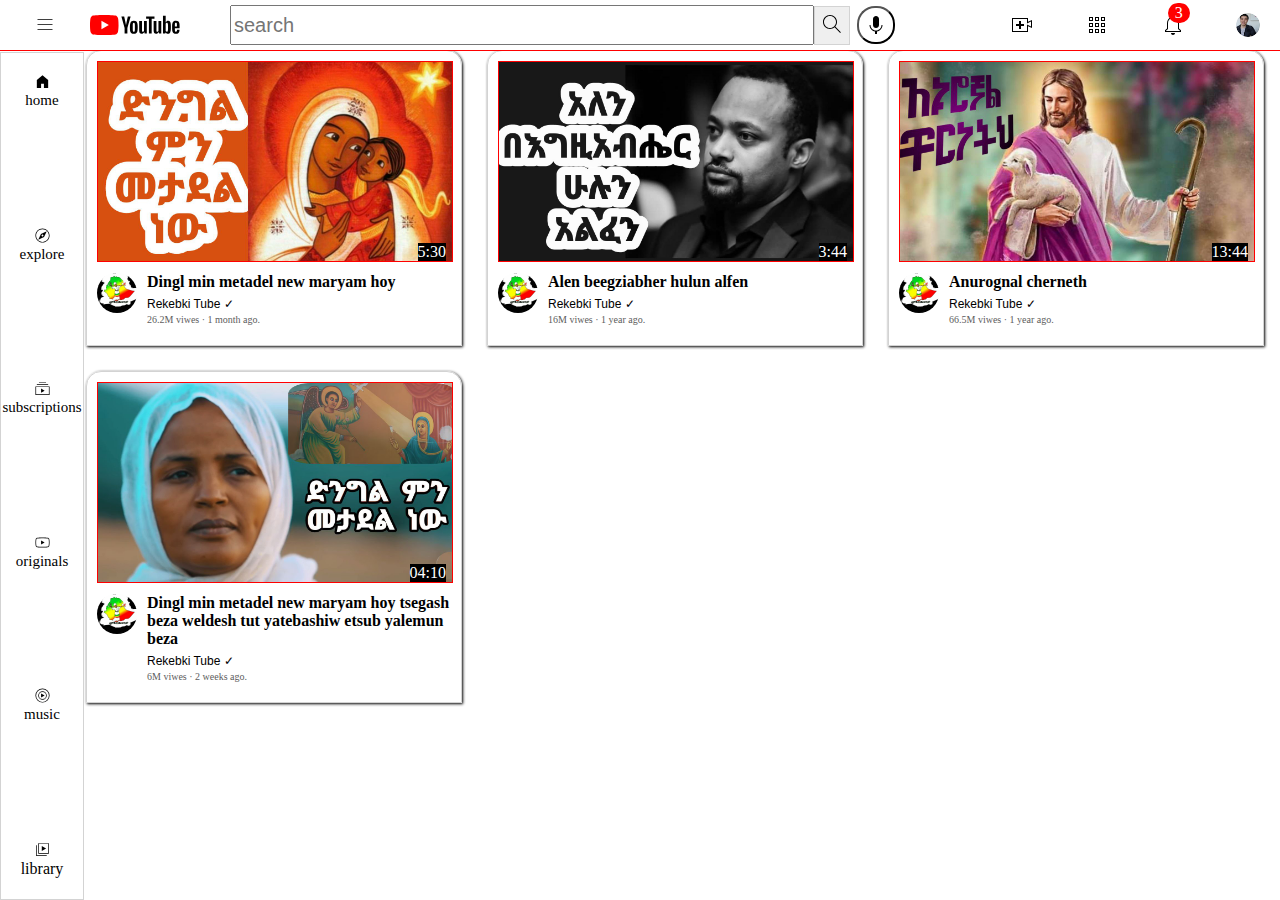
<file: index.html>
<!DOCTYPE html>
<html>
<head>
<title> youtube </title>
<link rel="stylesheet" href="one.css">
</head>

<body>


<div class="head">
      <div id="h1">
     <img src="thu/hamburger-menu.svg">
     <img src="thu/youtube-logo.svg">
      </div>

      <div id="h2">   
 <input id="sea" type="text" placeholder="search">
    <button id="bse"> <img src="thu/search.svg"> </button> 
    <button id="du"> <img src="thu/voice-search-icon.svg"> 
<div class="voice">voice search</div>
  </button>
      </div>

      <div id="h3">
     <div id="no"> <img src="thu/upload.svg"><div id="about">
         uploade a video</div> </div>
     <div id="no">  <img src="thu/youtube-apps.svg"> 
      <div id="about"> apps</div></div>
  <div id="no"> <img src="thu/notifications.svg"> 
  <div id="count"> 3</div> 
   <div id="about">notifications </div>
      </div>
     <img id="ci" src="thu/my-channel.jpeg">

      </div>


</div>

<div class="sbarr">
  <div class="ssbarr"> 
     <img id="im1" src="thu/home.svg "> 
    <div> home  </div>
</div>
  <div class="ssbarr"> 
     <img src="thu/explore.svg ">
   <div>  explore  </div>
</div>
  <div class="ssbarr"> 
     <img src="thu/subscriptions.svg ">
  <div>  subscriptions  </div>
</div>
  <div class="ssbarr"> 
     <img src="thu/originals.svg ">
  <div>  originals   </div>
</div>
  <div class="ssbarr"> 
     <img src="thu/youtube-music.svg ">
   <div>  music   </div>
</div>

  <div class="ssbarr"> 
     <img src="thu/library.svg ">
    library
</div>
 </div>




<div class="yhulum">

  
<div class="one">
     <div class="image">
    <a href=https://youtu.be/hVl7apa5UmE?si=GY5XXBTSn3FagZsA" >  <img id="thu" src="thu/tt1.jpg"> </a>
      <div class="time">5:30</div>

     </div>
    <div class="wana">
        <div id="pro">
         <img src="thu/cp.jpg" id="iiim">
       </div>

      <div id="arti">
        <p id="vtit">Dingl min metadel new maryam hoy </p>
        <p id="cname">Rekebki Tube &check; </p>
        <p id="chis">26.2M viwes &#183; 1 month ago. </p>
      </div>
    </div>
</div>




  
<div class="one">
     <div class="image">
      <a href="https://youtu.be/r532w3bHQGk?si=fv-SmmFNxKlwzkuA">    <img id="thu" src="thu/tt3.jpg"> </a>
      <div class="time">3:44</div>
     </div>
    <div class="wana">
        <div id="pro">
         <img src="thu/cp.jpg" id="iiim">
       </div>

      <div id="arti">
        <p id="vtit">Alen beegziabher hulun alfen</p>
        <p id="cname">Rekebki Tube &check; </p>
        <p id="chis">16M viwes &#183; 1 year ago. </p>
      </div>
    </div>
</div>





  
<div class="one">
     <div class="image">
      <a href="https://youtu.be/xywbo7rH_Wg?si=utxmEEPFwMcnLOfH ">  <img id="thu" src="thu/tt2.jpg"> </a>
      <div class="time">13:44</div>

     </div>
    <div class="wana">
        <div id="pro">
         <img src="thu/cp.jpg" id="iiim">
       </div>

      <div id="arti">
        <p id="vtit">Anurognal cherneth </p>
        <p id="cname">Rekebki Tube &check; </p>
        <p id="chis">66.5M viwes &#183; 1 year ago. </p>
      </div>
    </div>
</div>






  
<div class="one">
     <div class="image">
     <a href=" https://youtu.be/Md_EfzEQ2l8?si=Lg0lFSh7OQdTA8cR">     <img id="thu" src="thu/tt.jpg"> </a>
      <div class="time">04:10</div>

     </div>
    <div class="wana">
        <div id="pro">
         <img src="thu/cp.jpg" id="iiim">
       </div>

      <div id="arti">
        <p id="vtit">Dingl min metadel new maryam hoy  tsegash beza
          weldesh tut yatebashiw etsub yalemun beza
        </p>
        <p id="cname">Rekebki Tube &check; </p>
        <p id="chis">6M viwes &#183; 2 weeks ago. </p>
      </div>
    </div>
</div>



 </div>


















</body>
</html>
</file>
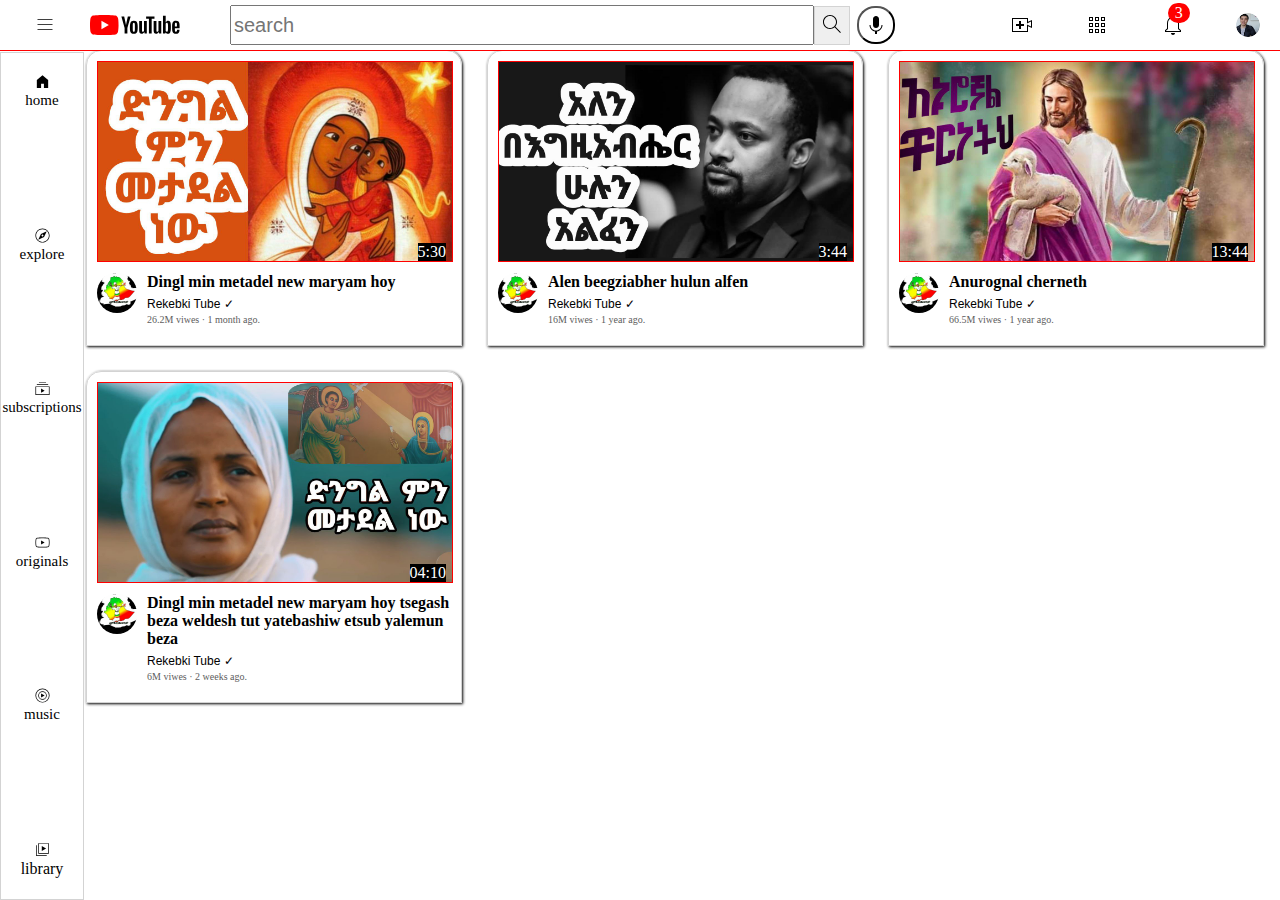
<file: p1 youtube.html>
<!DOCTYPE html>
<html>
<head>
<title> youtube </title>
<link rel="stylesheet" href="one.css">
</head>

<body>


<div class="head">
      <div id="h1">
     <img src="thu/hamburger-menu.svg">
     <img src="thu/youtube-logo.svg">
      </div>

      <div id="h2">   
 <input id="sea" type="text" placeholder="search">
    <button id="bse"> <img src="thu/search.svg"> </button> 
    <button id="du"> <img src="thu/voice-search-icon.svg"> 
<div class="voice">voice search</div>
  </button>
      </div>

      <div id="h3">
     <div id="no"> <img src="thu/upload.svg"><div id="about">
         uploade a video</div> </div>
     <div id="no">  <img src="thu/youtube-apps.svg"> 
      <div id="about"> apps</div></div>
  <div id="no"> <img src="thu/notifications.svg"> 
  <div id="count"> 3</div> 
   <div id="about">notifications </div>
      </div>
     <img id="ci" src="thu/my-channel.jpeg">

      </div>


</div>

<div class="sbarr">
  <div class="ssbarr"> 
     <img id="im1" src="thu/home.svg "> 
    <div> home  </div>
</div>
  <div class="ssbarr"> 
     <img src="thu/explore.svg ">
   <div>  explore  </div>
</div>
  <div class="ssbarr"> 
     <img src="thu/subscriptions.svg ">
  <div>  subscriptions  </div>
</div>
  <div class="ssbarr"> 
     <img src="thu/originals.svg ">
  <div>  originals   </div>
</div>
  <div class="ssbarr"> 
     <img src="thu/youtube-music.svg ">
   <div>  music   </div>
</div>

  <div class="ssbarr"> 
     <img src="thu/library.svg ">
    library
</div>
 </div>




<div class="yhulum">

  
<div class="one">
     <div class="image">
    <a href=https://youtu.be/hVl7apa5UmE?si=GY5XXBTSn3FagZsA" >  <img id="thu" src="thu/tt1.jpg"> </a>
      <div class="time">5:30</div>

     </div>
    <div class="wana">
        <div id="pro">
         <img src="thu/cp.jpg" id="iiim">
       </div>

      <div id="arti">
        <p id="vtit">Dingl min metadel new maryam hoy </p>
        <p id="cname">Rekebki Tube &check; </p>
        <p id="chis">26.2M viwes &#183; 1 month ago. </p>
      </div>
    </div>
</div>




  
<div class="one">
     <div class="image">
      <a href="https://youtu.be/r532w3bHQGk?si=fv-SmmFNxKlwzkuA">    <img id="thu" src="thu/tt3.jpg"> </a>
      <div class="time">3:44</div>
     </div>
    <div class="wana">
        <div id="pro">
         <img src="thu/cp.jpg" id="iiim">
       </div>

      <div id="arti">
        <p id="vtit">Alen beegziabher hulun alfen</p>
        <p id="cname">Rekebki Tube &check; </p>
        <p id="chis">16M viwes &#183; 1 year ago. </p>
      </div>
    </div>
</div>





  
<div class="one">
     <div class="image">
      <a href="https://youtu.be/xywbo7rH_Wg?si=utxmEEPFwMcnLOfH ">  <img id="thu" src="thu/tt2.jpg"> </a>
      <div class="time">13:44</div>

     </div>
    <div class="wana">
        <div id="pro">
         <img src="thu/cp.jpg" id="iiim">
       </div>

      <div id="arti">
        <p id="vtit">Anurognal cherneth </p>
        <p id="cname">Rekebki Tube &check; </p>
        <p id="chis">66.5M viwes &#183; 1 year ago. </p>
      </div>
    </div>
</div>






  
<div class="one">
     <div class="image">
     <a href=" https://youtu.be/Md_EfzEQ2l8?si=Lg0lFSh7OQdTA8cR">     <img id="thu" src="thu/tt.jpg"> </a>
      <div class="time">04:10</div>

     </div>
    <div class="wana">
        <div id="pro">
         <img src="thu/cp.jpg" id="iiim">
       </div>

      <div id="arti">
        <p id="vtit">Dingl min metadel new maryam hoy  tsegash beza
          weldesh tut yatebashiw etsub yalemun beza
        </p>
        <p id="cname">Rekebki Tube &check; </p>
        <p id="chis">6M viwes &#183; 2 weeks ago. </p>
      </div>
    </div>
</div>



 </div>


















</body>
</html>
</file>
<file: one.css>
.one{border:1px solid lightgray;
    border-top-left-radius:15px;
    border-top-right-radius:15px;
     box-shadow:1px 1px 3px ;
     padding:10px;
    }
#thu{ width:100%; 
       border:1px solid red;           }
#vtit{margin-bottom:0px;  font-weight:700; margin-top:0px;}
#cname{margin-bottom:0px; margin-top:6px;  font-family:arial; font-size:12px; }
#sea{font-size:20px; margin-left:15px; flex:1;width:0px;
         height:34px;  display:inline-block; max-width:900px; }
#chis{margin-top:3px;color:rgb(93,93,93); font-size:10px; }
.image{position:relative; }
.wana{ margin-top:2px; padding-top:5px;
     display:grid; grid-template-columns:50px 1fr; }


#iiim{width:40px; height:40px;  border-radius:49px;}


.yhulum{display:grid; grid-template-columns:1fr 1fr 1fr; 
  row-gap:25px; column-gap:25px; }
.head{position:fixed; left:0px; right:0px; top:0px; display:flex; justify-content:space-between; background:white;   z-index:100;
   border-bottom:1px solid red; margin-top:0px;  height:50px;   }
#h1,#h2,#h3{ display:flex; align-items:center;}
#h2{flex:1;  }
#h1{width:200px; }  #h3{width:250px; }
body{margin:0px; }

#h2{margin-right:15px; margin-left:15px;}
#h3{ display:flex;justify-content:space-between;margin-right:20px; flex-shrink:0; align-item:center; }
#h2 img,#h3 img{width:24px; height:24px;   }
#h1 img{width:90px; height:20px; }
#sea::placeholder{font-family:arial; text-align:start;  }
button{padding:5px;  }
#du{background:white; border-radius:18px;margin-right:100px;  }
#ci{border-radius:20px; }
body{padding-top:50px; padding-right:16px; padding-left:86px; }
.sbarr{position:fixed; bottom:0px; left:0px;background:white; width:82px;top:52px;display:flex; flex-direction:column;
   justify-content:space-between;align-items:center;
z-index:2;
     border:1px solid lightgray; 
} 
.ssbarr{  cursor:pointer;; display:flex; justify-content:space-between; align-items:center;flex-direction:column; padding:20px; margin-bottom:1px; }
.ssbarr img{ width:17px; height:17px;  }
.ssbarr div{font-size:15px;  }
.ssbarr div::selection{color:orange; background:white;}
.ssbarr img{margin-bottom:2px; }
.ssbarr:hover{background:gold;}
.ssbarr{width:30px;}
#no{position:relative; display:flex;justify-content:center; align-items:center;  }
#count{position:absolute; background:red;
  left:7px;color:#fff;padding:1px;
 border-radius:20px; right:-5px; top:-10px; text-align:center; }
#bse{border:1px solid lightgray;border-left-width:-5px;   }
.time{position:absolute; bottom:5px;background:black; color:white;
  right:5px;}
#about{opacity:0; white-space:nowrap; display:absolute; top:20px; white-space:0; pointer-events:none;}
#no:hover #about {opacity:1;  }

@media(max-width:670px) {
.yhulum{grid-template-columns:1fr; }

}


 @media(min-width:671px) and (max-width:870px){
.yhulum{ grid-template-columns:1fr 1fr; }
}


#about{position:absolute; }

#du{position:relative;display:flex;justify-content:center;
     align-items:center;}
.voice{position:absolute; bottom:-10px; white-space:nowrap; display:none;}
#bse{margin-right:7px;}
#du:hover .voice{display:block;}
#no{display:flex; justify-content:center; align-items:center;  }
button {cursor:pointer;}
</file>
